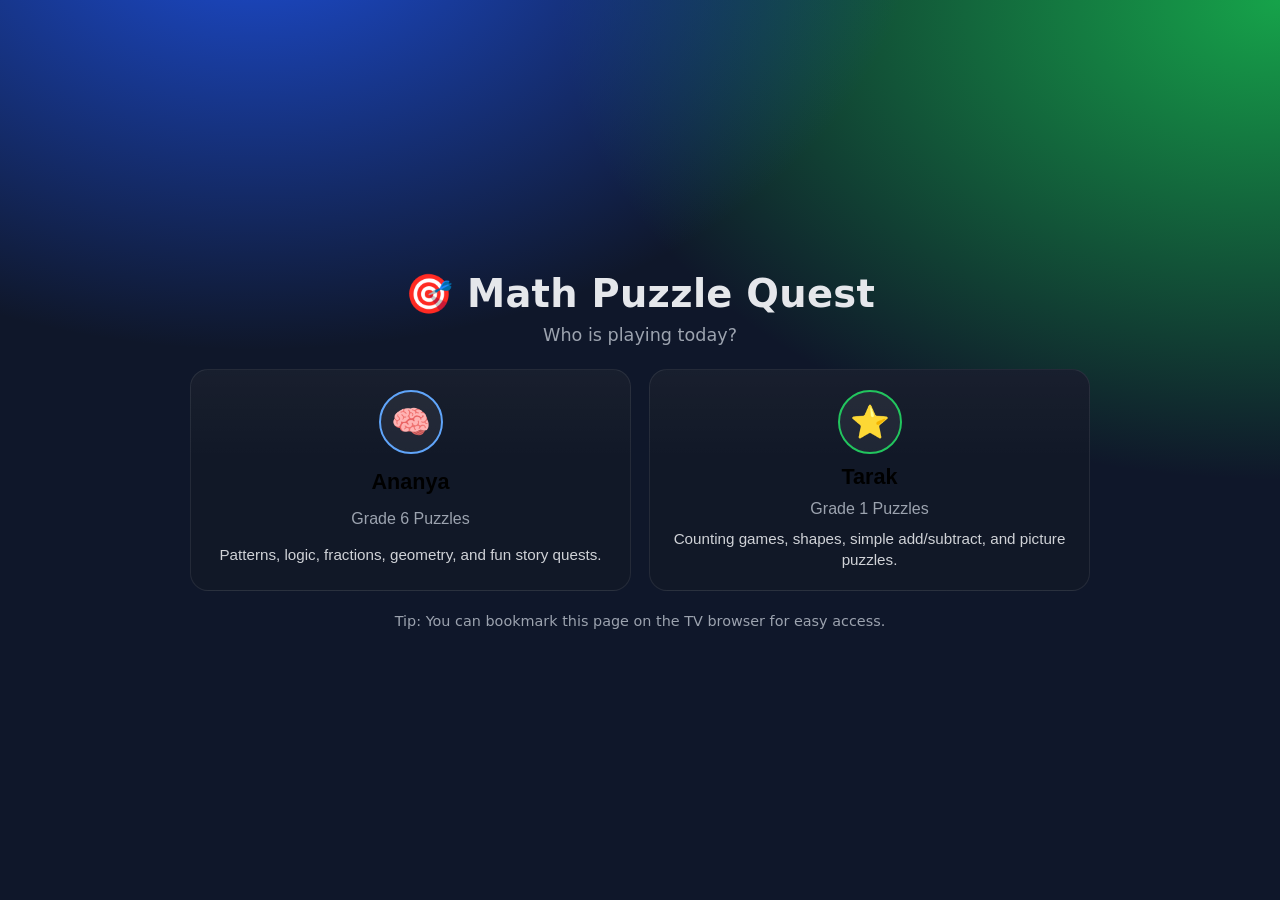
<file: index.html>
<!doctype html>
<html lang="en">
<head>
  <meta charset="utf-8" />
  <meta name="viewport" content="width=device-width, initial-scale=1" />
  <title>Math Puzzle Quest - Choose Player</title>
  <style>
    :root {
      --bg: #0f172a;
      --card: #111827;
      --card-hover: #1f2937;
      --text: #e5e7eb;
      --muted: #9ca3af;
      --accent: #22c55e;
      --accent-2: #60a5fa;
      --ring: rgba(255,255,255,0.08);
    }
    * { box-sizing: border-box; }
    body {
      margin: 0;
      font-family: system-ui, -apple-system, Segoe UI, Roboto, Arial, sans-serif;
      background: radial-gradient(1200px 800px at 20% -10%, #1d4ed8 0%, transparent 55%),
                  radial-gradient(1200px 800px at 100% 0%, #16a34a 0%, transparent 60%),
                  var(--bg);
      color: var(--text);
      min-height: 100vh;
      display: grid;
      place-items: center;
      padding: 24px;
    }
    .container {
      width: min(900px, 100%);
      text-align: center;
    }
    h1 {
      font-size: clamp(1.8rem, 3vw, 2.6rem);
      margin: 0 0 8px;
      letter-spacing: 0.3px;
    }
    p.subtitle {
      margin: 0 0 24px;
      color: var(--muted);
      font-size: clamp(1rem, 1.6vw, 1.1rem);
    }
    .grid {
      display: grid;
      grid-template-columns: repeat(auto-fit, minmax(220px, 1fr));
      gap: 18px;
      margin-top: 12px;
    }
    .card {
      background: linear-gradient(180deg, rgba(255,255,255,0.03), transparent 40%),
                  var(--card);
      border: 1px solid var(--ring);
      border-radius: 18px;
      padding: 20px 18px;
      cursor: pointer;
      transition: transform 0.12s ease, background 0.12s ease, border 0.12s ease;
      display: grid;
      gap: 10px;
    }
    .card:hover { 
      transform: translateY(-3px);
      background: var(--card-hover);
      border-color: rgba(255,255,255,0.16);
    }
    .badge {
      display: inline-flex;
      align-items: center;
      justify-content: center;
      width: 64px; height: 64px;
      border-radius: 999px;
      font-size: 2rem;
      margin: 0 auto;
      background: rgba(255,255,255,0.06);
    }
    .name {
      font-size: 1.35rem;
      font-weight: 700;
    }
    .grade {
      font-size: 1rem;
      color: var(--muted);
    }
    .hint {
      font-size: 0.95rem;
      line-height: 1.4;
      color: var(--text);
      opacity: 0.9;
    }
    .footer {
      margin-top: 22px;
      color: var(--muted);
      font-size: 0.9rem;
    }
    .focus-ring:focus-visible {
      outline: 3px solid rgba(96,165,250,0.7);
      outline-offset: 3px;
    }
  </style>
</head>
<body>
  <main class="container">
    <h1>🎯 Math Puzzle Quest</h1>
    <p class="subtitle">Who is playing today?</p>

    <section class="grid" role="list">
      <!-- Ananya -->
      <button
        class="card focus-ring"
        role="listitem"
        data-name="Ananya"
        data-grade="6"
        aria-label="Ananya, Grade 6 puzzles"
        type="button"
      >
        <div class="badge" style="border:2px solid var(--accent-2);">🧠</div>
        <div class="name">Ananya</div>
        <div class="grade">Grade 6 Puzzles</div>
        <div class="hint">Patterns, logic, fractions, geometry, and fun story quests.</div>
      </button>

      <!-- Tarak -->
      <button
        class="card focus-ring"
        role="listitem"
        data-name="Tarak"
        data-grade="1"
        aria-label="Tarak, Grade 1 puzzles"
        type="button"
      >
        <div class="badge" style="border:2px solid var(--accent);">⭐</div>
        <div class="name">Tarak</div>
        <div class="grade">Grade 1 Puzzles</div>
        <div class="hint">Counting games, shapes, simple add/subtract, and picture puzzles.</div>
      </button>
    </section>

    <div class="footer">
      Tip: You can bookmark this page on the TV browser for easy access.
    </div>
  </main>

  <script>
    // Redirect targets (change later if you want different file names)
    const gradeToPage = {
      "6": "grade6.html",
      "1": "grade1.html"
    };

    function handlePick(btn) {
      const name = btn.dataset.name;
      const grade = btn.dataset.grade;

      // Save selection so other pages know who is playing
      localStorage.setItem("playerName", name);
      localStorage.setItem("playerGrade", grade);

      // Redirect to the right grade page
      const target = gradeToPage[grade] || "home.html";
      window.location.href = target;
    }

    document.querySelectorAll(".card").forEach(btn => {
      btn.addEventListener("click", () => handlePick(btn));
      btn.addEventListener("keydown", (e) => {
        if (e.key === "Enter" || e.key === " ") {
          e.preventDefault();
          handlePick(btn);
        }
      });
    });
  </script>
</body>
</html>
</file>
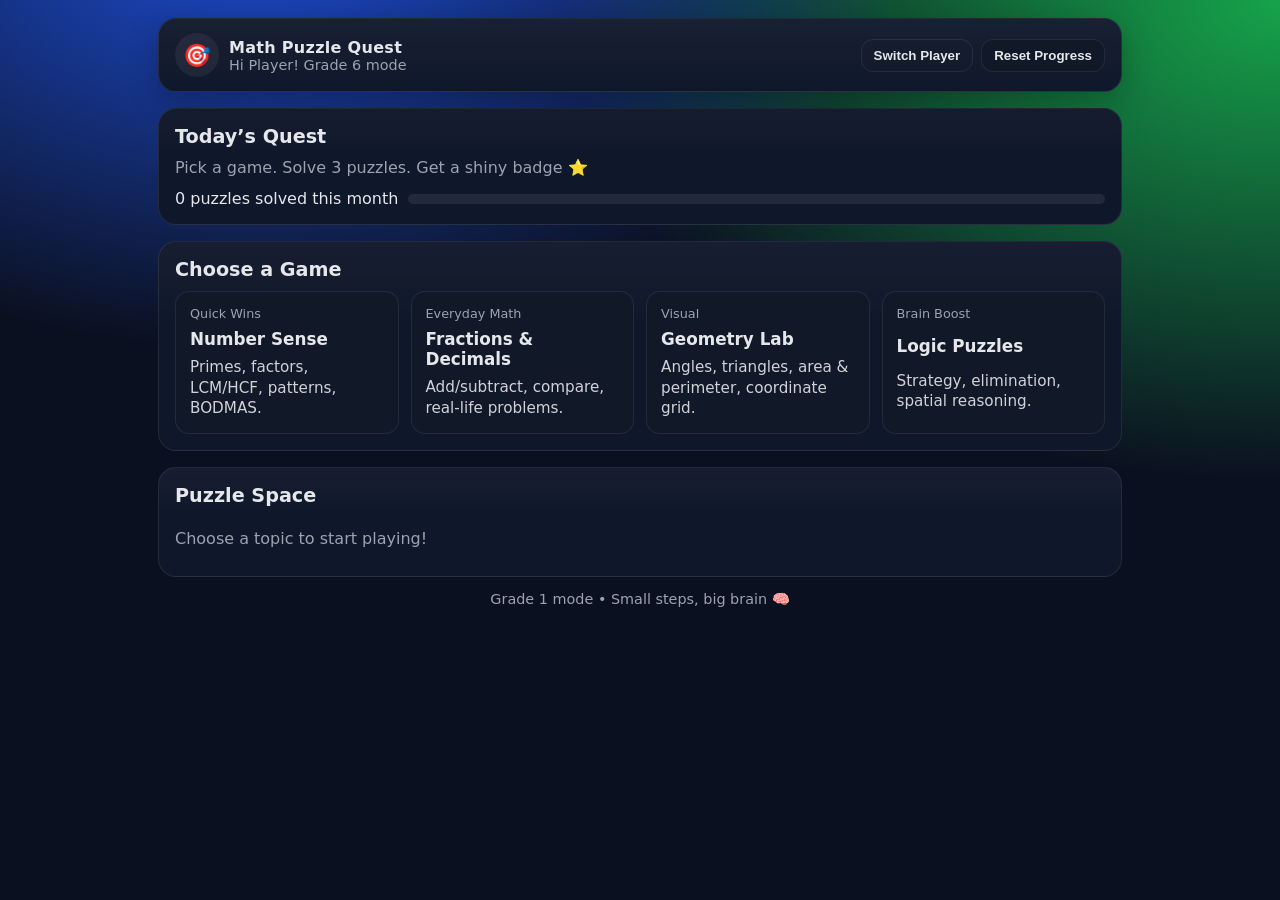
<file: math-puzzles/grade1.html>
<!doctype html>
<html lang="en">
<head>
  <meta charset="utf-8" />
  <meta name="viewport" content="width=device-width, initial-scale=1" />
  <title>Grade 1 - Math Puzzle Quest</title>
  <link rel="stylesheet" href="styles.css" />
</head>
<body>
  <div class="container">
    <header class="app-header" id="appHeader"></header>

    <section class="section">
      <h2>Today’s Quest</h2>
      <p class="sub">Pick a game. Solve 3 puzzles. Get a shiny badge ⭐</p>

      <div class="progress-row">
        <div id="progressText" class="sub"></div>
        <div class="progress"><div id="progressBarFill"></div></div>
      </div>
    </section>

    <section class="section">
      <h2>Choose a Game</h2>
      <div class="grid" id="topicsGrid"></div>
    </section>

    <section class="section puzzle-area" id="puzzlePanel">
      <h2>Puzzle Space</h2>
      <p class="sub">Choose a topic to start playing!</p>
    </section>

    <div class="footer">Grade 1 mode • Small steps, big brain 🧠</div>
  </div>

  <script src="app.js"></script>
</body>
</html>
</file>
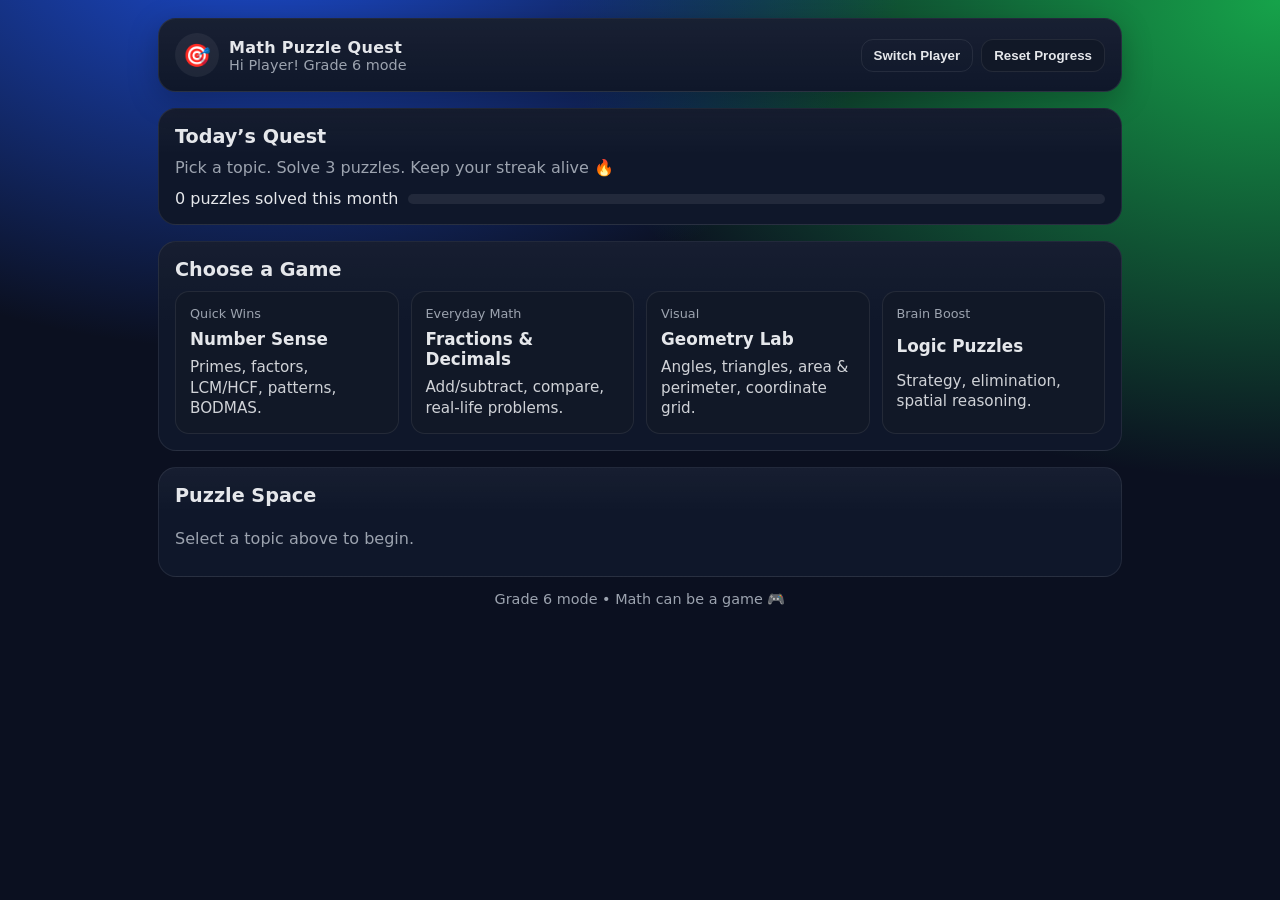
<file: math-puzzles/grade6.html>
<!doctype html>
<html lang="en">
<head>
  <meta charset="utf-8" />
  <meta name="viewport" content="width=device-width, initial-scale=1" />
  <title>Grade 6 - Math Puzzle Quest</title>
  <link rel="stylesheet" href="styles.css" />
</head>
<body>
  <div class="container">
    <header class="app-header" id="appHeader"></header>

    <section class="section">
      <h2>Today’s Quest</h2>
      <p class="sub">Pick a topic. Solve 3 puzzles. Keep your streak alive 🔥</p>

      <div class="progress-row">
        <div id="progressText" class="sub"></div>
        <div class="progress"><div id="progressBarFill"></div></div>
      </div>
    </section>

    <section class="section">
      <h2>Choose a Game</h2>
      <div class="grid" id="topicsGrid"></div>
    </section>

    <section class="section puzzle-area" id="puzzlePanel">
      <h2>Puzzle Space</h2>
      <p class="sub">Select a topic above to begin.</p>
    </section>

    <div class="footer">Grade 6 mode • Math can be a game 🎮</div>
  </div>

  <script src="app.js"></script>
</body>
</html>
</file>
<file: math-puzzles/styles.css>
:root {
  --bg: #0b1020;
  --panel: #0f172a;
  --panel-2: #111827;
  --panel-hover: #1f2937;
  --text: #e5e7eb;
  --muted: #9ca3af;
  --accent: #22c55e;
  --accent-2: #60a5fa;
  --danger: #f97316;
  --ring: rgba(255,255,255,0.08);
  --radius: 18px;
}

* { box-sizing: border-box; }

body {
  margin: 0;
  font-family: system-ui, -apple-system, Segoe UI, Roboto, Arial, sans-serif;
  color: var(--text);
  background:
    radial-gradient(1200px 800px at 20% -10%, #1d4ed8 0%, transparent 55%),
    radial-gradient(1200px 800px at 100% 0%, #16a34a 0%, transparent 60%),
    var(--bg);
  min-height: 100vh;
}

.container {
  width: min(1000px, 100%);
  margin: 0 auto;
  padding: 18px;
}

header.app-header {
  background: linear-gradient(180deg, rgba(255,255,255,0.04), transparent),
              var(--panel);
  border: 1px solid var(--ring);
  border-radius: var(--radius);
  padding: 14px 16px;
  display: flex;
  gap: 12px;
  align-items: center;
  justify-content: space-between;
  box-shadow: 0 8px 30px rgba(0,0,0,0.25);
  position: sticky;
  top: 10px;
  backdrop-filter: blur(6px);
  z-index: 10;
}

.brand {
  display: flex; align-items: center; gap: 10px;
}
.brand .logo {
  width: 44px; height: 44px; border-radius: 999px;
  display: grid; place-items: center;
  background: rgba(255,255,255,0.06);
  font-size: 1.4rem;
}
.brand .title {
  font-weight: 800;
  letter-spacing: 0.3px;
}
.brand .subtitle {
  color: var(--muted);
  font-size: 0.9rem;
}

.header-actions {
  display: flex; gap: 8px; align-items: center;
}

button.btn {
  border: 1px solid var(--ring);
  background: var(--panel-2);
  color: var(--text);
  padding: 8px 12px;
  border-radius: 12px;
  cursor: pointer;
  font-weight: 600;
  transition: transform 0.1s ease, background 0.1s ease, border 0.1s ease;
}
button.btn:hover {
  transform: translateY(-1px);
  background: var(--panel-hover);
  border-color: rgba(255,255,255,0.16);
}
button.btn.primary {
  background: linear-gradient(180deg, rgba(255,255,255,0.10), transparent),
              #0f2a1a;
  border-color: rgba(34,197,94,0.6);
}
button.btn.ghost {
  background: transparent;
}

.section {
  margin-top: 16px;
  background: linear-gradient(180deg, rgba(255,255,255,0.03), transparent 40%),
              var(--panel);
  border: 1px solid var(--ring);
  border-radius: var(--radius);
  padding: 16px;
}

.section h2 {
  margin: 0 0 10px;
  font-size: 1.2rem;
}
.section p.sub {
  margin: 0 0 12px;
  color: var(--muted);
}

.grid {
  display: grid;
  grid-template-columns: repeat(auto-fit, minmax(220px, 1fr));
  gap: 12px;
}

.card {
  background: var(--panel-2);
  border: 1px solid var(--ring);
  border-radius: 14px;
  padding: 14px;
  display: grid;
  gap: 8px;
  cursor: pointer;
  transition: transform 0.12s ease, background 0.12s ease;
}
.card:hover {
  transform: translateY(-2px);
  background: var(--panel-hover);
}

.card .tag {
  font-size: 0.8rem;
  color: var(--muted);
}
.card .name {
  font-size: 1.05rem;
  font-weight: 700;
}
.card .desc {
  font-size: 0.95rem;
  color: var(--text);
  opacity: 0.9;
  line-height: 1.35;
}

.progress-row {
  display: flex;
  gap: 10px;
  align-items: center;
  margin-top: 6px;
}
.progress {
  height: 10px;
  flex: 1;
  background: rgba(255,255,255,0.08);
  border-radius: 999px;
  overflow: hidden;
}
.progress > div {
  height: 100%;
  width: 0%;
  background: linear-gradient(90deg, var(--accent-2), var(--accent));
}

.puzzle-area {
  display: grid;
  gap: 12px;
}

.puzzle-box {
  background: var(--panel-2);
  border: 1px solid var(--ring);
  border-radius: 14px;
  padding: 14px;
  display: grid;
  gap: 10px;
}

.puzzle-title {
  font-weight: 800;
  font-size: 1.1rem;
}
.puzzle-question {
  font-size: 1.05rem;
  line-height: 1.45;
}

.answer-row {
  display: flex; gap: 8px; flex-wrap: wrap;
}
input.answer {
  flex: 1;
  min-width: 180px;
  padding: 10px 12px;
  border-radius: 10px;
  background: #0b1225;
  border: 1px solid var(--ring);
  color: var(--text);
  font-size: 1rem;
}

.feedback {
  font-weight: 700;
}
.feedback.ok { color: #34d399; }
.feedback.no { color: #fbbf24; }

.footer {
  margin: 14px 0;
  color: var(--muted);
  font-size: 0.9rem;
  text-align: center;
}

/* --- MCQ styling --- */
.mcq {
  display: grid;
  gap: 8px;
}
.mcq-opt {
  background: #0b1225;
  border: 1px solid var(--ring);
  padding: 10px 12px;
  border-radius: 10px;
  cursor: pointer;
  display: flex;
  gap: 10px;
  align-items: center;
  transition: background 0.12s ease;
}
.mcq-opt:hover { background: #101a33; }
.mcq-opt input { transform: scale(1.2); }

/* --- Drag & Drop styling --- */
.dd-grid {
  display: grid;
  grid-template-columns: 1fr 1fr;
  gap: 12px;
  margin-top: 6px;
}
.dd-col {
  background: #0b1225;
  border: 1px solid var(--ring);
  border-radius: 12px;
  padding: 10px;
  display: grid;
  gap: 8px;
}
.dd-head {
  font-weight: 800;
  margin-bottom: 4px;
  color: var(--muted);
}
.dd-item {
  background: var(--panel-2);
  border: 1px solid var(--ring);
  padding: 8px 10px;
  border-radius: 10px;
  cursor: grab;
  user-select: none;
}
.dd-item.dragging { opacity: 0.6; }

.dd-slot {
  background: var(--panel-2);
  border: 1px dashed var(--ring);
  padding: 8px;
  border-radius: 10px;
  display: grid;
  gap: 6px;
}
.dd-slot-label {
  font-size: 0.9rem;
  color: var(--muted);
  font-weight: 700;
}
.dd-dropzone {
  background: #0b1225;
  border: 1px dashed var(--ring);
  padding: 10px;
  border-radius: 8px;
  min-height: 40px;
  display: grid;
  place-items: center;
  color: var(--muted);
}
.dd-dropzone.over {
  border-color: rgba(96,165,250,0.8);
  background: #0f1b38;
}

.puzzle-toprow{
  display:flex;
  align-items:center;
  justify-content:space-between;
  gap:10px;
}

.timer-chip{
  background:#0b1225;
  border:1px solid var(--ring);
  padding:6px 10px;
  border-radius:999px;
  font-weight:800;
  font-size:0.95rem;
  white-space:nowrap;
}
</file>
